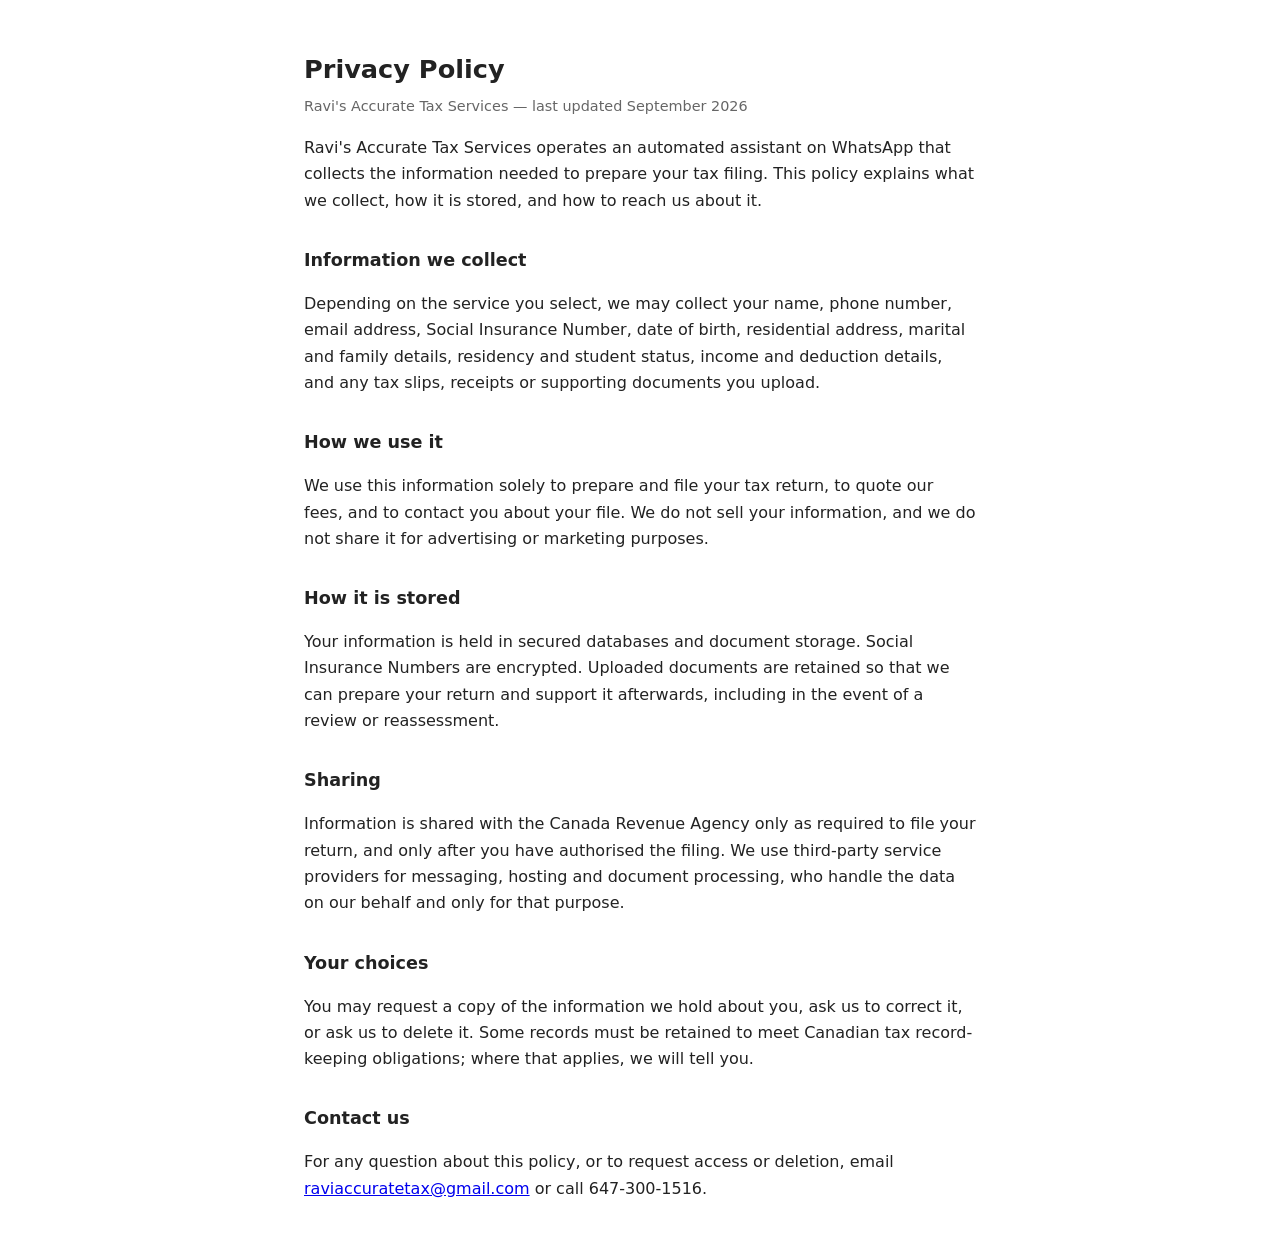
<file: app/static/privacy.html>
<!doctype html>
<html lang="en">
<head>
<meta charset="utf-8">
<meta name="viewport" content="width=device-width, initial-scale=1">
<title>Privacy Policy — Ravi's Accurate Tax Services</title>
<style>
  body { font-family: system-ui, -apple-system, Segoe UI, sans-serif; max-width: 42em;
         margin: 3em auto; padding: 0 1.25em; line-height: 1.65; color: #222; }
  h1 { font-size: 1.6em; margin-bottom: .2em; }
  h2 { font-size: 1.1em; margin-top: 1.8em; }
  .updated { color: #666; font-size: .9em; margin-top: 0; }
</style>
</head>
<body>
<h1>Privacy Policy</h1>
<p class="updated">Ravi's Accurate Tax Services — last updated September 2026</p>

<p>Ravi's Accurate Tax Services operates an automated assistant on WhatsApp that collects
the information needed to prepare your tax filing. This policy explains what we collect,
how it is stored, and how to reach us about it.</p>

<h2>Information we collect</h2>
<p>Depending on the service you select, we may collect your name, phone number, email
address, Social Insurance Number, date of birth, residential address, marital and family
details, residency and student status, income and deduction details, and any tax slips,
receipts or supporting documents you upload.</p>

<h2>How we use it</h2>
<p>We use this information solely to prepare and file your tax return, to quote our fees,
and to contact you about your file. We do not sell your information, and we do not share
it for advertising or marketing purposes.</p>

<h2>How it is stored</h2>
<p>Your information is held in secured databases and document storage. Social Insurance
Numbers are encrypted. Uploaded documents are retained so that we can prepare your return
and support it afterwards, including in the event of a review or reassessment.</p>

<h2>Sharing</h2>
<p>Information is shared with the Canada Revenue Agency only as required to file your
return, and only after you have authorised the filing. We use third-party service
providers for messaging, hosting and document processing, who handle the data on our
behalf and only for that purpose.</p>

<h2>Your choices</h2>
<p>You may request a copy of the information we hold about you, ask us to correct it, or
ask us to delete it. Some records must be retained to meet Canadian tax record-keeping
obligations; where that applies, we will tell you.</p>

<h2>Contact us</h2>
<p>For any question about this policy, or to request access or deletion, email
<a href="mailto:raviaccuratetax@gmail.com">raviaccuratetax@gmail.com</a>
or call 647-300-1516.</p>
</body>
</html>
</file>
